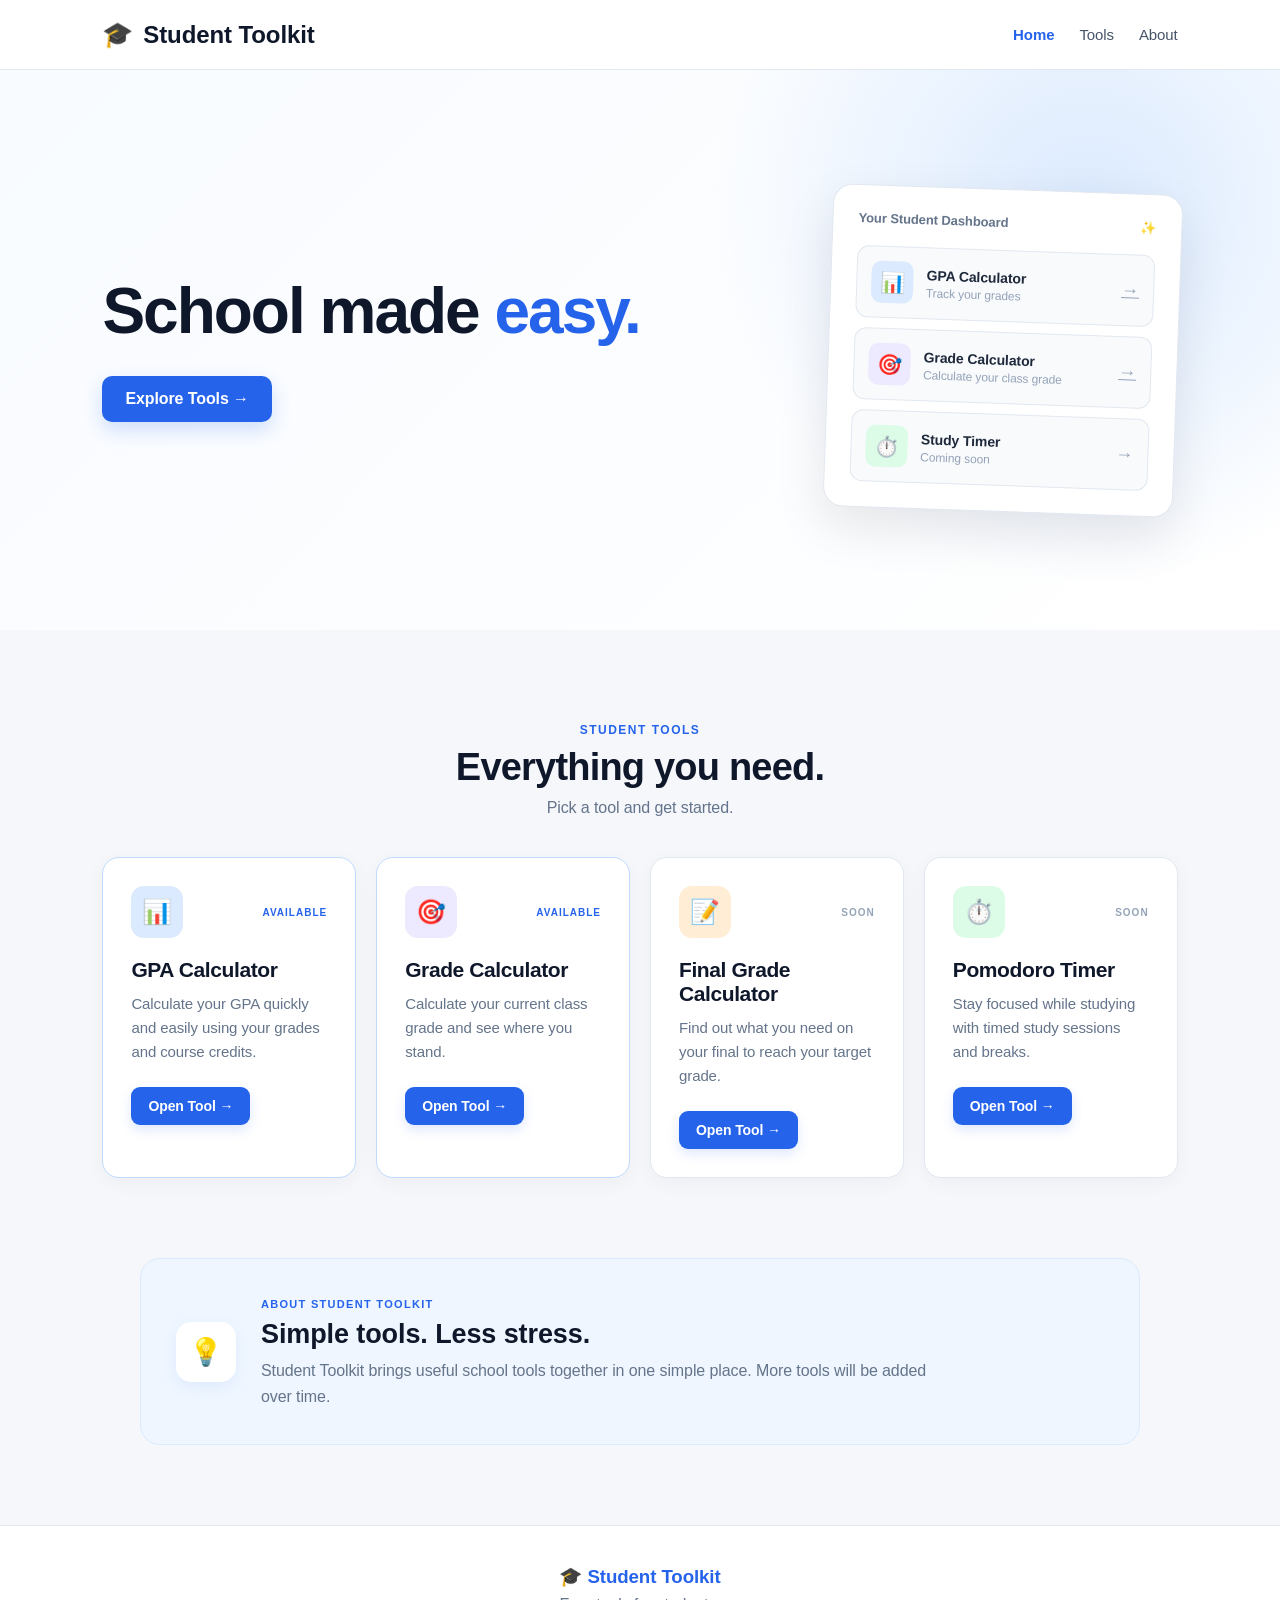
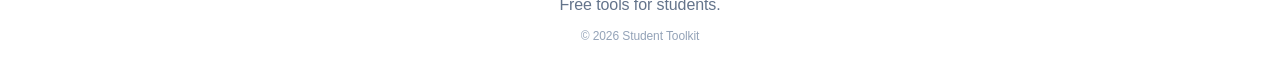
<file: index.html>
<!DOCTYPE html>
<html lang="en">

<head>
    <meta charset="UTF-8">
    <meta name="viewport" content="width=device-width, initial-scale=1.0">

    <title>Student Toolkit | Free GPA, Grade & Study Tools</title>

    <meta name="description" content="Free student tools including a GPA calculator, grade calculator, final grade calculator, and Pomodoro study timer.">
    <meta name="robots" content="index, follow">

    <link rel="canonical" href="https://kaidenhark2008.github.io/Student.toolkit/">

    <meta property="og:type" content="website">
    <meta property="og:title" content="Student Toolkit | Free Tools for Students">
    <meta property="og:description" content="Free calculators and study tools to help students manage grades, GPA, finals, and study time.">
    <meta property="og:url" content="https://kaidenhark2008.github.io/Student.toolkit/">
    <meta property="og:site_name" content="Student Toolkit">

    <meta name="twitter:card" content="summary">
    <meta name="twitter:title" content="Student Toolkit | Free Tools for Students">
    <meta name="twitter:description" content="Free calculators and study tools to help students manage grades, GPA, finals, and study time.">

    <!-- GOOGLE SEARCH CONSOLE VERIFICATION TAG GOES HERE LATER -->

    <link rel="stylesheet" href="style.css">
</head>

<body>

    <!-- NAVIGATION -->

    <header>

        <div class="logo">
            <span>🎓</span>
            <h1>Student Toolkit</h1>
        </div>

        <nav>
            <a href="index.html" class="active">Home</a>
            <a href="#tools">Tools</a>
            <a href="#about">About</a>
        </nav>

    </header>


    <main>

        <!-- HERO -->

        <section class="hero">

            <div class="hero-content">

                <h2>
                    School made <span>easy.</span>
                </h2>

                <a href="#tools" class="hero-button">
                    Explore Tools →
                </a>

            </div>


            <!-- HERO DASHBOARD -->

            <div class="hero-card">

                <div class="hero-card-top">
                    <span>Your Student Dashboard</span>
                    <span>✨</span>
                </div>


                <!-- GPA -->

                <div class="dashboard-item">

                    <div class="dashboard-icon blue">
                        📊
                    </div>

                    <div>
                        <strong>GPA Calculator</strong>
                        <p>Track your grades</p>
                    </div>

                    <a href="gpa.html" class="arrow">→</a>

                </div>


                <!-- GRADE CALCULATOR -->

                <div class="dashboard-item">

                    <div class="dashboard-icon purple">
                        🎯
                    </div>

                    <div>
                        <strong>Grade Calculator</strong>
                        <p>Calculate your class grade</p>
                    </div>

                    <a href="grade.html" class="arrow">→</a>

                </div>


                <!-- STUDY TIMER -->

                <div class="dashboard-item">

                    <div class="dashboard-icon green">
                        ⏱️
                    </div>

                    <div>
                        <strong>Study Timer</strong>
                        <p>Coming soon</p>
                    </div>

                    <span class="arrow">→</span>

                </div>

            </div>

        </section>



        <!-- TOOLS -->

        <section class="tools" id="tools">

            <div class="section-title">

                <span>STUDENT TOOLS</span>

                <h2>Everything you need.</h2>

                <p>
                    Pick a tool and get started.
                </p>

            </div>


            <div class="tool-container">


                <!-- GPA CALCULATOR -->

                <div class="tool-card available">

                    <div class="tool-top">

                        <div class="tool-icon blue">
                            📊
                        </div>

                        <span class="available-tag">
                            AVAILABLE
                        </span>

                    </div>

                    <h3>GPA Calculator</h3>

                    <p>
                        Calculate your GPA quickly and easily
                        using your grades and course credits.
                    </p>

                    <a href="gpa.html" class="tool-button">
                        Open Tool →
                    </a>

                </div>



                <!-- GRADE CALCULATOR -->

                <div class="tool-card available">

                    <div class="tool-top">

                        <div class="tool-icon purple">
                            🎯
                        </div>

                        <span class="available-tag">
                            AVAILABLE
                        </span>

                    </div>

                    <h3>Grade Calculator</h3>

                    <p>
                        Calculate your current class grade
                        and see where you stand.
                    </p>

                    <a href="grade.html" class="tool-button">
                        Open Tool →
                    </a>

                </div>



                <!-- FINAL GRADE CALCULATOR -->

                <div class="tool-card">

                    <div class="tool-top">

                        <div class="tool-icon orange">
                            📝
                        </div>

                        <span class="soon-tag">
                            SOON
                        </span>

                    </div>

                    <h3>Final Grade Calculator</h3>

                    <p>
                        Find out what you need on your final
                        to reach your target grade.
                    </p>

                    <a href="Final.HtMl" class="tool-button">
                        Open Tool →
                    </a>

                </div>



                <!-- POMODORO TIMER -->

                <div class="tool-card">

                    <div class="tool-top">

                        <div class="tool-icon green">
                            ⏱️
                        </div>

                        <span class="soon-tag">
                            SOON
                        </span>

                    </div>

                    <h3>Pomodoro Timer</h3>

                    <p>
                        Stay focused while studying with
                        timed study sessions and breaks.
                    </p>

                    <a href="timer.html" class="tool-button">
                        Open Tool →
                    </a>

                </div>


            </div>

        </section>



        <!-- ABOUT -->

        <section class="about" id="about">

            <div class="about-box">

                <div class="about-icon">
                    💡
                </div>

                <div>

                    <span>ABOUT STUDENT TOOLKIT</span>

                    <h2>
                        Simple tools. Less stress.
                    </h2>

                    <p>
                        Student Toolkit brings useful school
                        tools together in one simple place.
                        More tools will be added over time.
                    </p>

                </div>

            </div>

        </section>

    </main>



    <!-- FOOTER -->

    <footer>

        <h3>🎓 Student Toolkit</h3>

        <p>
            Free tools for students.
        </p>

        <span>
            © 2026 Student Toolkit
        </span>

    </footer>



    <script src="script.js"></script>

</body>

</html>
</file>
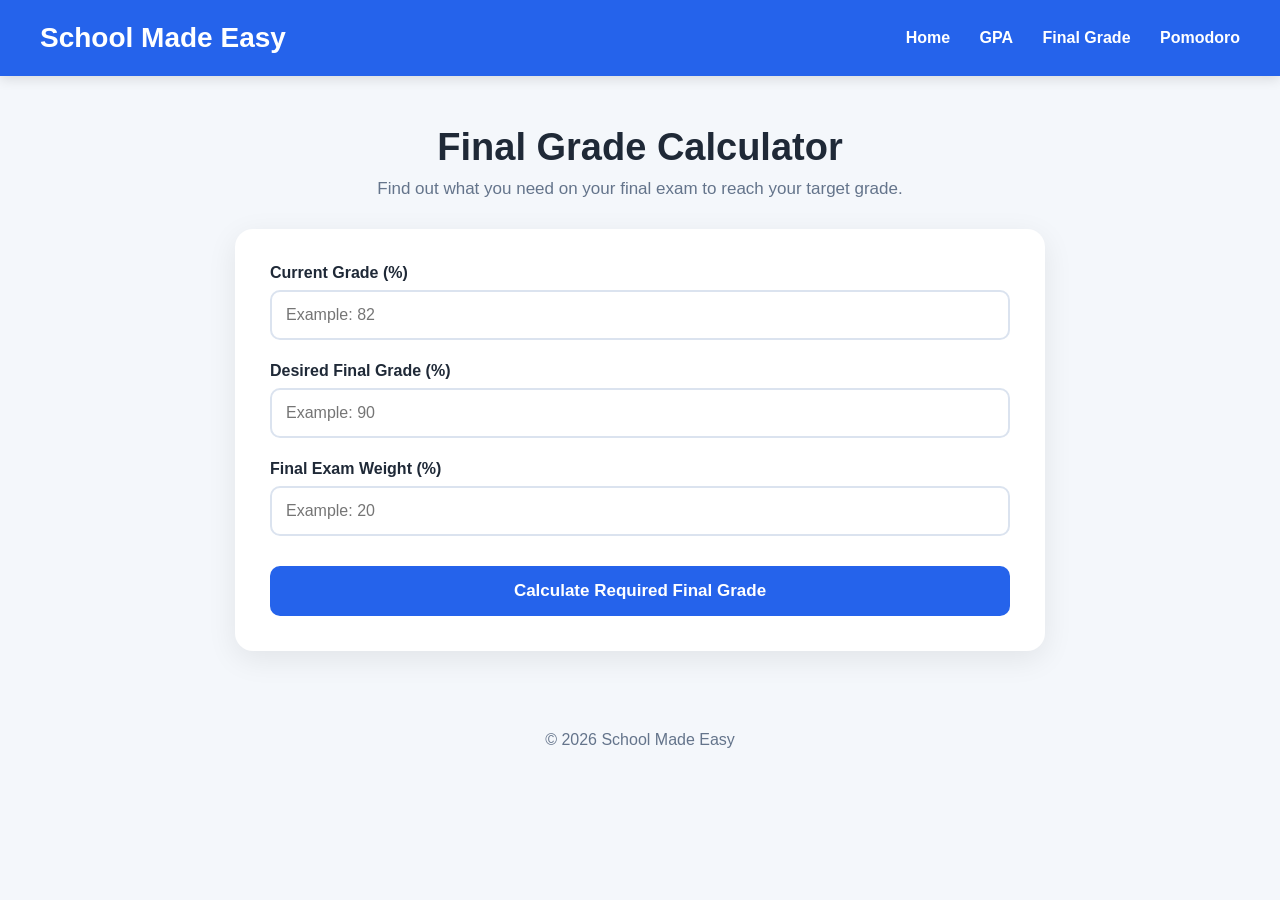
<file: final.html>
<!DOCTYPE html>
<html lang="en">
<head>
    <meta charset="UTF-8">
    <meta name="viewport" content="width=device-width, initial-scale=1.0">

    <title>Final Grade Calculator | Student Toolkit</title>

    <meta name="description" content="Find the score you need on your final exam to reach your target class grade with this free final grade calculator.">
    <meta name="robots" content="index, follow">

    <link rel="canonical" href="https://kaidenhark2008.github.io/Student.toolkit/final.html">

    <meta property="og:type" content="website">
    <meta property="og:title" content="Final Grade Calculator | Student Toolkit">
    <meta property="og:description" content="Calculate the score you need on your final exam to reach your target grade.">
    <meta property="og:url" content="https://kaidenhark2008.github.io/Student.toolkit/final.html">
    <meta property="og:site_name" content="Student Toolkit">

    <meta name="twitter:card" content="summary">
    <meta name="twitter:title" content="Final Grade Calculator | Student Toolkit">
    <meta name="twitter:description" content="Calculate the score you need on your final exam to reach your target grade.">

    <!-- After Google Search Console gives you a verification tag,
         paste the exact Google verification meta tag here. -->

    <style>
        * {
            box-sizing: border-box;
            margin: 0;
            padding: 0;
        }

        body {
            font-family: Arial, Helvetica, sans-serif;
            background: #f4f7fb;
            color: #1f2937;
            min-height: 100vh;
        }

        header {
            background: #2563eb;
            color: white;
            padding: 22px 40px;
            display: flex;
            justify-content: space-between;
            align-items: center;
            box-shadow: 0 3px 12px rgba(0,0,0,0.12);
        }

        .logo {
            font-size: 28px;
            font-weight: 700;
        }

        nav a {
            color: white;
            text-decoration: none;
            margin-left: 25px;
            font-weight: 600;
        }

        nav a:hover {
            text-decoration: underline;
        }

        .container {
            max-width: 850px;
            margin: 50px auto;
            padding: 0 20px;
        }

        .title {
            text-align: center;
            margin-bottom: 30px;
        }

        .title h1 {
            font-size: 38px;
            margin-bottom: 10px;
        }

        .title p {
            color: #64748b;
            font-size: 17px;
        }

        .calculator {
            background: white;
            padding: 35px;
            border-radius: 18px;
            box-shadow: 0 8px 30px rgba(0,0,0,0.08);
        }

        .input-group {
            margin-bottom: 22px;
        }

        label {
            display: block;
            font-weight: 700;
            margin-bottom: 8px;
        }

        input {
            width: 100%;
            padding: 14px;
            border: 2px solid #dbe3ef;
            border-radius: 10px;
            font-size: 16px;
            outline: none;
        }

        input:focus {
            border-color: #2563eb;
        }

        button {
            width: 100%;
            padding: 15px;
            border: none;
            border-radius: 10px;
            background: #2563eb;
            color: white;
            font-size: 17px;
            font-weight: 700;
            cursor: pointer;
            margin-top: 8px;
        }

        button:hover {
            background: #1d4ed8;
        }

        .result {
            margin-top: 28px;
            padding: 25px;
            border-radius: 14px;
            background: #eff6ff;
            border: 2px solid #bfdbfe;
            text-align: center;
            display: none;
        }

        .result h2 {
            color: #2563eb;
            margin-bottom: 10px;
        }

        .big-number {
            font-size: 42px;
            font-weight: 800;
            margin: 10px 0;
        }

        .message {
            color: #475569;
            font-size: 16px;
        }

        footer {
            text-align: center;
            padding: 30px;
            color: #64748b;
        }

        @media (max-width: 650px) {

            header {
                flex-direction: column;
                gap: 15px;
                padding: 20px;
            }

            nav a {
                margin: 0 8px;
            }

            .title h1 {
                font-size: 30px;
            }

            .calculator {
                padding: 25px;
            }
        }
    </style>

</head>

<body>

<header>

    <div class="logo">
        School Made Easy
    </div>

    <nav>
        <a href="index.html">Home</a>
        <a href="gpa.html">GPA</a>
        <a href="final-grade.html">Final Grade</a>
        <a href="pomodoro.html">Pomodoro</a>
    </nav>

</header>


<div class="container">

    <div class="title">

        <h1>
            Final Grade Calculator
        </h1>

        <p>
            Find out what you need on your final exam to reach your target grade.
        </p>

    </div>


    <div class="calculator">

        <div class="input-group">

            <label for="currentGrade">
                Current Grade (%)
            </label>

            <input
                type="number"
                id="currentGrade"
                placeholder="Example: 82"
                min="0"
                max="100"
            >

        </div>


        <div class="input-group">

            <label for="targetGrade">
                Desired Final Grade (%)
            </label>

            <input
                type="number"
                id="targetGrade"
                placeholder="Example: 90"
                min="0"
                max="100"
            >

        </div>


        <div class="input-group">

            <label for="finalWeight">
                Final Exam Weight (%)
            </label>

            <input
                type="number"
                id="finalWeight"
                placeholder="Example: 20"
                min="1"
                max="100"
            >

        </div>


        <button onclick="calculateFinalGrade()">
            Calculate Required Final Grade
        </button>


        <div class="result" id="result">

            <h2>
                You Need
            </h2>

            <div
                class="big-number"
                id="requiredGrade"
            >
                0%
            </div>

            <p
                class="message"
                id="message"
            ></p>

        </div>

    </div>

</div>


<footer>
    © 2026 School Made Easy
</footer>


<script>

    function calculateFinalGrade() {

        const currentGrade =
            Number(
                document.getElementById("currentGrade").value
            );

        const targetGrade =
            Number(
                document.getElementById("targetGrade").value
            );

        const finalWeight =
            Number(
                document.getElementById("finalWeight").value
            );

        const result =
            document.getElementById("result");

        const requiredGrade =
            document.getElementById("requiredGrade");

        const message =
            document.getElementById("message");


        if (
            currentGrade < 0 ||
            currentGrade > 100 ||
            targetGrade < 0 ||
            targetGrade > 100 ||
            finalWeight <= 0 ||
            finalWeight > 100
        ) {

            alert(
                "Please enter valid numbers between 0 and 100."
            );

            return;
        }


        const currentWeight =
            100 - finalWeight;


        const needed =
            (
                targetGrade -
                (
                    currentGrade *
                    currentWeight /
                    100
                )
            ) /
            (
                finalWeight /
                100
            );


        result.style.display =
            "block";


        if (needed <= 0) {

            requiredGrade.textContent =
                "0%";

            message.textContent =
                "You have already reached your target grade.";

        }


        else if (needed > 100) {

            requiredGrade.textContent =
                needed.toFixed(1) +
                "%";

            message.textContent =
                "Unfortunately, you would need more than 100% on the final to reach your target.";

        }


        else {

            requiredGrade.textContent =
                needed.toFixed(1) +
                "%";

            message.textContent =
                "That's the score you need on your final exam to reach your target grade.";

        }

    }

</script>


</body>
</html>
</file>
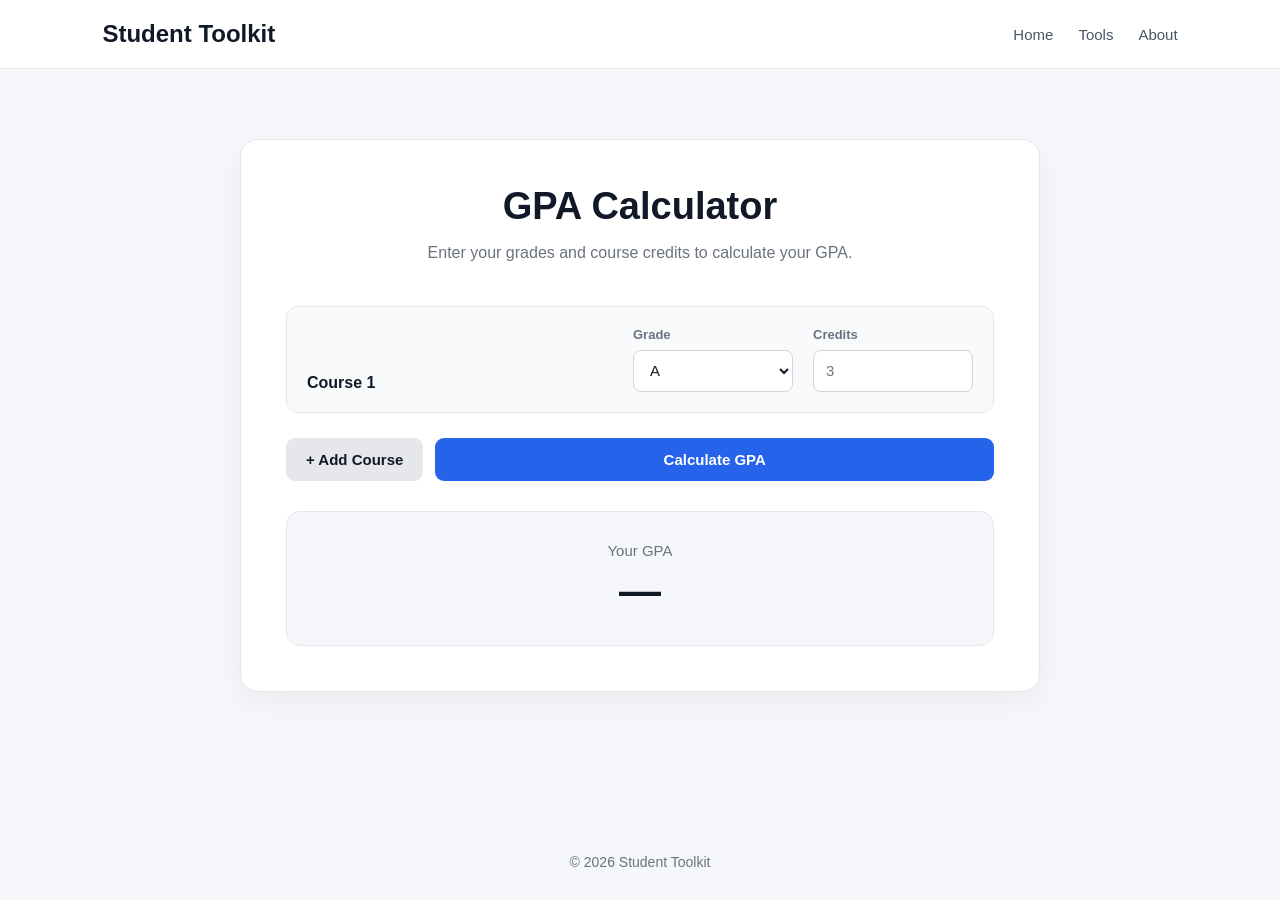
<file: gpa.html>
<!DOCTYPE html>
<html lang="en">

<head>
    <meta charset="UTF-8">
    <meta name="viewport" content="width=device-width, initial-scale=1.0">

    <title>GPA Calculator | Student Toolkit</title>

    <meta name="description" content="Calculate your GPA quickly using letter grades and course credits with the free Student Toolkit GPA Calculator.">
    <meta name="robots" content="index, follow">

    <link rel="canonical" href="https://kaidenhark2008.github.io/Student.toolkit/gpa.html">

    <meta property="og:type" content="website">
    <meta property="og:title" content="Free GPA Calculator | Student Toolkit">
    <meta property="og:description" content="Enter your grades and course credits to calculate your GPA quickly and easily.">
    <meta property="og:url" content="https://kaidenhark2008.github.io/Student.toolkit/gpa.html">
    <meta property="og:site_name" content="Student Toolkit">

    <meta name="twitter:card" content="summary">
    <meta name="twitter:title" content="Free GPA Calculator | Student Toolkit">
    <meta name="twitter:description" content="Enter your grades and course credits to calculate your GPA quickly and easily.">

    <link rel="stylesheet" href="gpa.css">
</head>

<body>

    <!-- Navigation -->
    <header class="navbar">

        <a href="index.html" class="logo">
            Student Toolkit
        </a>

        <nav>
            <a href="index.html">Home</a>
            <a href="#">Tools</a>
            <a href="#">About</a>
        </nav>

    </header>


    <!-- Main Content -->
    <main>

        <section class="calculator">

            <div class="calculator-header">

                <h1>GPA Calculator</h1>

                <p>
                    Enter your grades and course credits to calculate
                    your GPA.
                </p>

            </div>


            <!-- Courses -->
            <div id="courses">

                <div class="course">

                    <div class="course-name">
                        <label>Course 1</label>
                    </div>

                    <div class="grade-container">

                        <label>Grade</label>

                        <select class="grade">

                            <option value="4.0">A</option>
                            <option value="3.0">B</option>
                            <option value="2.0">C</option>
                            <option value="1.0">D</option>
                            <option value="0.0">F</option>

                        </select>

                    </div>


                    <div class="credits-container">

                        <label>Credits</label>

                        <input
                            type="number"
                            class="credits"
                            placeholder="3"
                            min="0"
                            step="0.5"
                        >

                    </div>

                </div>

            </div>


            <!-- Buttons -->
            <div class="button-container">

                <button
                    type="button"
                    id="addCourse"
                    class="secondary-button"
                >
                    + Add Course
                </button>


                <button
                    type="button"
                    id="calculateGPA"
                    class="primary-button"
                >
                    Calculate GPA
                </button>

            </div>


            <!-- Result -->
            <div id="result" class="result">

                <span class="result-label">
                    Your GPA
                </span>

                <span id="gpaValue">
                    —
                </span>

            </div>

        </section>

    </main>


    <!-- Footer -->
    <footer>

        <p>
            © 2026 Student Toolkit
        </p>

    </footer>


    <script src="gpa.js"></script>

</body>

</html>
</file>
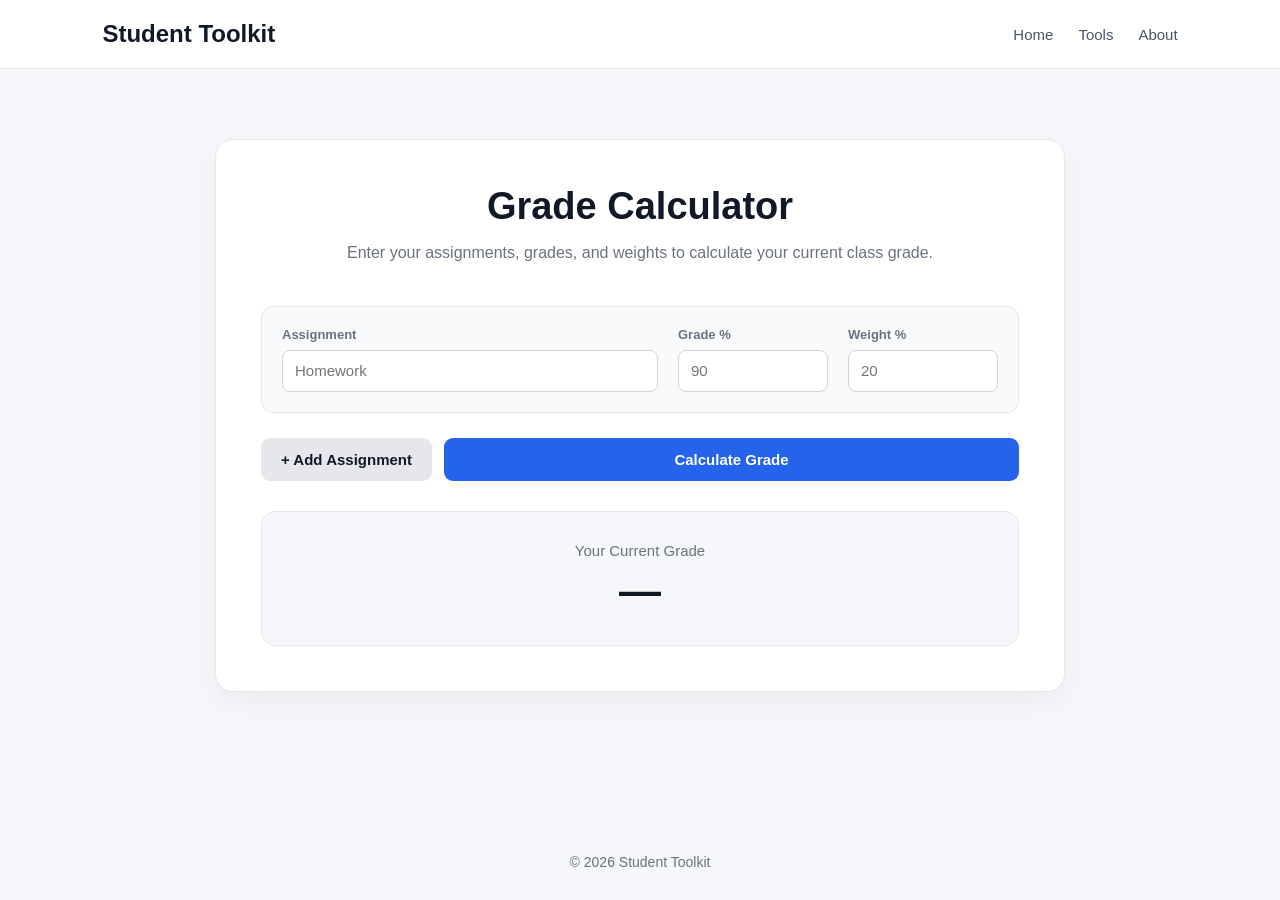
<file: grade.html>
<!DOCTYPE html>
<html lang="en">

<head>
    <meta charset="UTF-8">

    <meta
        name="viewport"
        content="width=device-width, initial-scale=1.0"
    >

    <title>Grade Calculator | Student Toolkit</title>

    <meta name="description" content="Calculate your current class grade using assignment grades and weights with the free Student Toolkit Grade Calculator.">
    <meta name="robots" content="index, follow">

    <link rel="canonical" href="https://kaidenhark2008.github.io/Student.toolkit/grade.html">

    <meta property="og:type" content="website">
    <meta property="og:title" content="Free Grade Calculator | Student Toolkit">
    <meta property="og:description" content="Enter assignment grades and weights to calculate your current class grade.">
    <meta property="og:url" content="https://kaidenhark2008.github.io/Student.toolkit/grade.html">
    <meta property="og:site_name" content="Student Toolkit">

    <meta name="twitter:card" content="summary">
    <meta name="twitter:title" content="Free Grade Calculator | Student Toolkit">
    <meta name="twitter:description" content="Enter assignment grades and weights to calculate your current class grade.">

    <link rel="stylesheet" href="grade.css">
</head>


<body>

    <!-- Navigation -->

    <header class="navbar">

        <a href="index.html" class="logo">
            Student Toolkit
        </a>


        <nav>

            <a href="index.html">
                Home
            </a>

            <a href="#">
                Tools
            </a>

            <a href="#">
                About
            </a>

        </nav>

    </header>



    <!-- Main -->

    <main>

        <section class="calculator">

            <div class="calculator-header">

                <h1>
                    Grade Calculator
                </h1>

                <p>
                    Enter your assignments, grades, and weights
                    to calculate your current class grade.
                </p>

            </div>



            <!-- Assignments -->

            <div id="assignments">

                <div class="assignment">

                    <div class="assignment-name">

                        <label>
                            Assignment
                        </label>

                        <input
                            type="text"
                            class="name"
                            placeholder="Homework"
                        >

                    </div>


                    <div>

                        <label>
                            Grade %
                        </label>

                        <input
                            type="number"
                            class="grade"
                            placeholder="90"
                            min="0"
                            max="100"
                            step="0.1"
                        >

                    </div>


                    <div>

                        <label>
                            Weight %
                        </label>

                        <input
                            type="number"
                            class="weight"
                            placeholder="20"
                            min="0"
                            max="100"
                            step="0.1"
                        >

                    </div>

                </div>

            </div>



            <!-- Buttons -->

            <div class="button-container">

                <button
                    type="button"
                    id="addAssignment"
                    class="secondary-button"
                >
                    + Add Assignment
                </button>


                <button
                    type="button"
                    id="calculateGrade"
                    class="primary-button"
                >
                    Calculate Grade
                </button>

            </div>



            <!-- Weight Warning -->

            <div id="weightMessage"></div>



            <!-- Result -->

            <div class="result">

                <span class="result-label">
                    Your Current Grade
                </span>


                <span id="gradeValue">
                    —
                </span>

            </div>

        </section>

    </main>



    <!-- Footer -->

    <footer>

        <p>
            © 2026 Student Toolkit
        </p>

    </footer>



    <script src="grade.js"></script>

</body>

</html>
</file>
<file: style.css>
* {
    box-sizing: border-box;
    margin: 0;
    padding: 0;
}


/* =========================================
   BODY
========================================= */

body {
    font-family: "Segoe UI", Inter, Arial, sans-serif;

    background: #f5f7fb;

    color: #1f2937;

    letter-spacing: -0.1px;
}


/* =========================================
   HEADER
========================================= */

header {
    background: white;

    padding: 20px 8%;

    display: flex;

    justify-content: space-between;

    align-items: center;

    border-bottom: 1px solid #e2e8f0;
}

.logo {
    display: flex;

    align-items: center;

    gap: 10px;
}

.logo span {
    font-size: 25px;
}

.logo h1 {
    font-size: 24px;

    font-weight: 700;

    color: #0f172a;
}

nav {
    display: flex;

    gap: 25px;
}

nav a {
    text-decoration: none;

    color: #475569;

    font-size: 15px;

    font-weight: 500;

    transition: 0.2s ease;
}

nav a:hover {
    color: #2563eb;
}

nav a.active {
    color: #2563eb;

    font-weight: 700;
}


/* =========================================
   HERO
========================================= */

.hero {
    min-height: 560px;

    padding: 85px 8%;

    display: flex;

    align-items: center;

    justify-content: space-between;

    gap: 70px;

    text-align: left;

    background:
        radial-gradient(
            circle at 85% 25%,
            #dbeafe,
            transparent 32%
        ),
        linear-gradient(
            135deg,
            #f8fbff,
            #ffffff
        );
}

.hero-content {
    max-width: 600px;
}

.hero h2 {
    font-size: 64px;

    font-weight: 750;

    letter-spacing: -2px;

    line-height: 1.05;

    margin-bottom: 30px;

    color: #0f172a;
}

.hero h2 span {
    color: #2563eb;
}


/* =========================================
   HERO BUTTON
========================================= */

.hero-button {
    display: inline-flex;

    align-items: center;

    gap: 8px;

    padding: 14px 23px;

    background: #2563eb;

    color: white;

    border-radius: 10px;

    text-decoration: none;

    font-size: 16px;

    font-weight: 650;

    box-shadow:
        0 8px 20px rgba(37, 99, 235, 0.2);

    transition: all 0.2s ease;
}

.hero-button:hover {
    background: #1d4ed8;

    transform: translateY(-3px);

    box-shadow:
        0 12px 25px rgba(37, 99, 235, 0.25);
}


/* =========================================
   HERO DASHBOARD CARD
========================================= */

.hero-card {
    width: 350px;

    flex-shrink: 0;

    padding: 25px;

    background: white;

    border: 1px solid #e2e8f0;

    border-radius: 20px;

    box-shadow:
        0 20px 50px rgba(15, 23, 42, 0.1);

    transform: rotate(2deg);

    transition: 0.3s ease;
}

.hero-card:hover {
    transform: rotate(0deg) translateY(-6px);
}

.hero-card-top {
    display: flex;

    justify-content: space-between;

    margin-bottom: 20px;

    color: #64748b;

    font-size: 13px;

    font-weight: 700;
}


/* =========================================
   DASHBOARD ITEMS
========================================= */

.dashboard-item {
    display: flex;

    align-items: center;

    gap: 13px;

    padding: 14px;

    margin-top: 10px;

    background: #f8fafc;

    border: 1px solid #e2e8f0;

    border-radius: 12px;
}

.dashboard-icon {
    width: 42px;
    height: 42px;

    display: flex;

    align-items: center;

    justify-content: center;

    flex-shrink: 0;

    border-radius: 10px;

    font-size: 20px;
}

.dashboard-icon.blue {
    background: #dbeafe;
}

.dashboard-icon.purple {
    background: #ede9fe;
}

.dashboard-icon.green {
    background: #dcfce7;
}

.dashboard-item strong {
    display: block;

    font-size: 14px;

    color: #1e293b;
}

.dashboard-item p {
    margin: 3px 0 0;

    font-size: 12px;

    color: #94a3b8;
}

.check {
    margin-left: auto;

    width: 25px;
    height: 25px;

    display: flex;

    align-items: center;

    justify-content: center;

    border-radius: 50%;

    background: #dcfce7;

    color: #16a34a;

    font-weight: bold;
}

.arrow {
    margin-left: auto;

    color: #94a3b8;

    font-size: 18px;
}


/* =========================================
   TOOLS SECTION
========================================= */

.tools {
    padding: 90px 8% 80px;
}

.section-title {
    max-width: 600px;

    margin: 0 auto 40px;

    text-align: center;
}

.section-title > span {
    color: #2563eb;

    font-size: 12px;

    font-weight: 800;

    letter-spacing: 1.5px;
}

.section-title h2 {
    margin: 8px 0 10px;

    font-size: 38px;

    font-weight: 700;

    letter-spacing: -0.8px;

    color: #0f172a;
}

.section-title p {
    color: #64748b;

    font-size: 16px;
}


/* =========================================
   TOOL CONTAINER
========================================= */

.tool-container {
    display: grid;

    grid-template-columns: repeat(4, 1fr);

    gap: 20px;

    max-width: 1250px;

    margin: 0 auto;
}


/* =========================================
   TOOL CARDS
========================================= */

.tool-card {
    position: relative;

    min-height: 310px;

    padding: 28px;

    background: white;

    border: 1px solid #e2e8f0;

    border-radius: 17px;

    box-shadow:
        0 5px 20px rgba(15, 23, 42, 0.04);

    transition:
        transform 0.25s ease,
        box-shadow 0.25s ease,
        border-color 0.25s ease;
}

.tool-card:hover {
    transform: translateY(-6px);

    border-color: #bfdbfe;

    box-shadow:
        0 15px 35px rgba(15, 23, 42, 0.09);
}

.tool-card.available {
    border-color: #bfdbfe;
}


/* =========================================
   TOOL TOP
========================================= */

.tool-top {
    display: flex;

    justify-content: space-between;

    align-items: center;

    margin-bottom: 20px;
}

.tool-icon {
    width: 52px;
    height: 52px;

    display: flex;

    align-items: center;

    justify-content: center;

    border-radius: 13px;

    font-size: 24px;
}

.tool-icon.blue {
    background: #dbeafe;
}

.tool-icon.purple {
    background: #ede9fe;
}

.tool-icon.orange {
    background: #ffedd5;
}

.tool-icon.green {
    background: #dcfce7;
}


/* =========================================
   TOOL TAGS
========================================= */

.available-tag,
.soon-tag {
    font-size: 10px;

    font-weight: 800;

    letter-spacing: 1px;
}

.available-tag {
    color: #2563eb;
}

.soon-tag {
    color: #94a3b8;
}


/* =========================================
   TOOL TEXT
========================================= */

.tool-card h3 {
    margin-bottom: 10px;

    font-size: 21px;

    font-weight: 700;

    letter-spacing: -0.4px;

    color: #0f172a;
}

.tool-card p {
    min-height: 75px;

    margin-bottom: 20px;

    color: #64748b;

    font-size: 15px;

    line-height: 1.6;
}


/* =========================================
   GPA OPEN TOOL BUTTON
========================================= */

.tool-button {
    display: inline-flex;

    align-items: center;

    justify-content: center;

    padding: 11px 17px;

    background: #2563eb;

    color: white !important;

    border-radius: 9px;

    text-decoration: none;

    font-size: 14px;

    font-weight: 650;

    transition: all 0.2s ease;

    box-shadow:
        0 5px 12px rgba(37, 99, 235, 0.15);
}

.tool-button:hover {
    background: #1d4ed8;

    transform: translateY(-2px);

    text-decoration: none !important;

    box-shadow:
        0 8px 18px rgba(37, 99, 235, 0.22);
}


/* =========================================
   DISABLED BUTTONS
========================================= */

.disabled-button {
    padding: 10px 15px;

    background: #f1f5f9;

    color: #94a3b8;

    border: none;

    border-radius: 8px;

    cursor: not-allowed;

    font-size: 14px;
}


/* =========================================
   ABOUT
========================================= */

.about {
    padding: 0 8% 80px;
}

.about-box {
    max-width: 1000px;

    margin: 0 auto;

    display: flex;

    align-items: center;

    gap: 25px;

    padding: 35px;

    background: #eff6ff;

    border: 1px solid #dbeafe;

    border-radius: 20px;
}

.about-icon {
    width: 60px;
    height: 60px;

    display: flex;

    align-items: center;

    justify-content: center;

    flex-shrink: 0;

    background: white;

    border-radius: 15px;

    font-size: 27px;

    box-shadow:
        0 5px 15px rgba(37, 99, 235, 0.08);
}

.about-box > div:last-child > span {
    color: #2563eb;

    font-size: 11px;

    font-weight: 800;

    letter-spacing: 1.3px;
}

.about-box h2 {
    margin: 7px 0 8px;

    font-size: 27px;

    color: #0f172a;
}

.about-box p {
    max-width: 700px;

    color: #64748b;

    line-height: 1.6;
}


/* =========================================
   FOOTER
========================================= */

footer {
    margin-top: 0;

    padding: 40px 20px;

    background: white;

    border-top: 1px solid #e2e8f0;

    text-align: center;
}

footer h3 {
    margin-bottom: 8px;

    color: #2563eb;
}

footer p {
    margin-bottom: 12px;

    color: #64748b;
}

footer span {
    font-size: 12px;

    color: #94a3b8;
}


/* =========================================
   MOBILE
========================================= */

@media (max-width: 1000px) {

    .tool-container {
        grid-template-columns: repeat(2, 1fr);
    }

    .hero {
        padding-left: 6%;
        padding-right: 6%;
    }

}


@media (max-width: 800px) {

    .hero {
        flex-direction: column;

        padding: 70px 6%;

        text-align: center;
    }

    .hero h2 {
        font-size: 52px;
    }

    .hero-card {
        width: 330px;
    }

}


@media (max-width: 600px) {

    header {
        flex-direction: column;

        gap: 15px;

        padding: 18px 5%;
    }

    nav {
        gap: 18px;

        flex-wrap: wrap;

        justify-content: center;
    }

    .hero {
        padding: 55px 20px;
    }

    .hero h2 {
        font-size: 42px;

        letter-spacing: -1.5px;
    }

    .hero-card {
        width: 100%;

        max-width: 340px;
    }

    .tools {
        padding: 70px 20px;
    }

    .section-title h2 {
        font-size: 30px;
    }

    .tool-container {
        grid-template-columns: 1fr;
    }

    .about {
        padding: 0 20px 60px;
    }

    .about-box {
        flex-direction: column;

        text-align: center;

        padding: 28px 22px;
    }

}


.gpa-hero {
    padding: 70px 20px 65px;

    text-align: center;

    background:
        radial-gradient(
            circle at 50% 0%,
            #dbeafe,
            transparent 45%
        ),
        #f8fbff;
}

.gpa-hero-content {
    max-width: 650px;

    margin: 0 auto;
}

.gpa-badge {
    display: inline-block;

    padding: 8px 14px;

    margin-bottom: 18px;

    border-radius: 30px;

    background: #dbeafe;

    color: #2563eb;

    font-size: 13px;

    font-weight: 700;
}

.gpa-hero h2 {
    margin-bottom: 15px;

    font-size: 52px;

    line-height: 1.1;

    letter-spacing: -1.5px;

    color: #0f172a;
}

.gpa-hero h2 span {
    color: #2563eb;
}

.gpa-hero p {
    max-width: 550px;

    margin: 0 auto;

    color: #64748b;

    font-size: 17px;

    line-height: 1.6;
}


/* =========================================
   GPA SECTION
========================================= */

.gpa-section {
    max-width: 850px;

    margin: 0 auto;

    padding: 65px 20px 90px;
}


/* =========================================
   CALCULATOR
========================================= */

.calculator {
    padding: 35px;

    background: white;

    border: 1px solid #e2e8f0;

    border-radius: 20px;

    box-shadow:
        0 10px 35px rgba(15, 23, 42, 0.06);
}


/* CALCULATOR HEADING */

.calculator-heading {
    display: flex;

    align-items: center;

    gap: 15px;

    margin-bottom: 30px;
}

.calculator-icon {
    width: 52px;
    height: 52px;

    display: flex;

    align-items: center;

    justify-content: center;

    flex-shrink: 0;

    border-radius: 13px;

    background: #dbeafe;

    font-size: 24px;
}

.calculator-heading h2 {
    margin-bottom: 4px;

    font-size: 25px;

    color: #0f172a;
}

.calculator-heading p {
    color: #94a3b8;

    font-size: 14px;
}


/* =========================================
   COURSE ROW
========================================= */

.gpa-section .course {
    display: grid;

    grid-template-columns: 1fr 130px 140px;

    align-items: center;

    gap: 15px;

    margin-bottom: 12px;

    padding: 12px;

    background: #f8fafc;

    border: 1px solid #e2e8f0;

    border-radius: 12px;

    transition: 0.2s ease;
}

.gpa-section .course:hover {
    border-color: #bfdbfe;

    background: #f8fbff;
}


/* COURSE NAME */

.course-name {
    display: flex;

    align-items: center;

    gap: 12px;
}

.course-name span {
    width: 34px;
    height: 34px;

    display: flex;

    align-items: center;

    justify-content: center;

    border-radius: 9px;

    background: #e0edff;

    color: #2563eb;

    font-size: 12px;

    font-weight: 800;
}

.course-name label {
    font-size: 15px;

    font-weight: 650;

    color: #334155;
}


/* INPUTS */

.gpa-section .course select,
.gpa-section .course input {
    width: 100%;

    padding: 11px 12px;

    border: 1px solid #cbd5e1;

    border-radius: 8px;

    background: white;

    color: #334155;

    font-family: inherit;

    font-size: 14px;

    outline: none;

    transition: 0.2s ease;
}

.gpa-section .course select:focus,
.gpa-section .course input:focus {
    border-color: #2563eb;

    box-shadow:
        0 0 0 3px rgba(37, 99, 235, 0.1);
}


/* =========================================
   CALCULATE BUTTON
========================================= */

.calculate-button {
    width: 100%;

    margin-top: 20px;

    padding: 14px 20px;

    border: none;

    border-radius: 10px;

    background: #2563eb;

    color: white;

    font-family: inherit;

    font-size: 16px;

    font-weight: 700;

    cursor: pointer;

    box-shadow:
        0 7px 15px rgba(37, 99, 235, 0.18);

    transition: 0.2s ease;
}

.calculate-button:hover {
    background: #1d4ed8;

    transform: translateY(-2px);

    box-shadow:
        0 10px 20px rgba(37, 99, 235, 0.23);
}

.calculate-button:active {
    transform: translateY(0);
}


/* =========================================
   GPA RESULT
========================================= */

.gpa-result {
    display: flex;

    align-items: center;

    gap: 15px;

    margin-top: 20px;

    padding: 18px;

    background: #f8fafc;

    border: 1px solid #e2e8f0;

    border-radius: 12px;
}

.result-icon {
    width: 45px;
    height: 45px;

    display: flex;

    align-items: center;

    justify-content: center;

    border-radius: 11px;

    background: #dbeafe;

    font-size: 21px;
}

.gpa-result small {
    display: block;

    margin-bottom: 3px;

    color: #94a3b8;

    font-size: 12px;

    font-weight: 600;
}

.gpa-result strong {
    display: block;

    color: #334155;

    font-size: 17px;
}


/* =========================================
   INFO CARD
========================================= */

.gpa-info {
    display: flex;

    align-items: flex-start;

    gap: 15px;

    margin-top: 20px;

    padding: 25px;

    background: #eff6ff;

    border: 1px solid #dbeafe;

    border-radius: 15px;
}

.info-icon {
    width: 42px;
    height: 42px;

    display: flex;

    align-items: center;

    justify-content: center;

    flex-shrink: 0;

    background: white;

    border-radius: 10px;

    font-size: 20px;
}

.gpa-info h3 {
    margin-bottom: 7px;

    color: #0f172a;

    font-size: 17px;
}

.gpa-info p {
    color: #64748b;

    font-size: 14px;

    line-height: 1.6;
}


/* =========================================
   GPA MOBILE
========================================= */

@media (max-width: 650px) {

    .gpa-hero {
        padding: 55px 20px;
    }

    .gpa-hero h2 {
        font-size: 40px;
    }

    .gpa-section {
        padding: 45px 15px 70px;
    }

    .calculator {
        padding: 22px;
    }

    .gpa-section .course {
        grid-template-columns: 1fr 90px;

        gap: 10px;
    }

    .course-name {
        grid-column: 1 / -1;
    }

    .gpa-info {
        flex-direction: column;
    }

}
</file>
<file: gpa.css>
/* =========================================
   GENERAL
========================================= */

* {
    box-sizing: border-box;
    margin: 0;
    padding: 0;
}


body {
    font-family: Arial, Helvetica, sans-serif;

    background: #f5f7fb;

    color: #1f2937;

    min-height: 100vh;

    display: flex;
    flex-direction: column;
}



/* =========================================
   NAVIGATION
========================================= */

.navbar {
    width: 100%;

    background: white;

    padding: 20px 8%;

    display: flex;

    justify-content: space-between;

    align-items: center;

    border-bottom: 1px solid #e5e7eb;
}


.logo {
    text-decoration: none;

    color: #111827;

    font-size: 24px;

    font-weight: 700;
}


.navbar nav {
    display: flex;

    gap: 25px;
}


.navbar nav a {
    text-decoration: none;

    color: #4b5563;

    font-size: 15px;

    transition: 0.2s;
}


.navbar nav a:hover {
    color: #111827;
}



/* =========================================
   MAIN
========================================= */

main {
    flex: 1;

    width: 100%;

    padding: 70px 20px;
}



/* =========================================
   CALCULATOR
========================================= */

.calculator {
    width: 100%;

    max-width: 800px;

    margin: 0 auto;

    background: white;

    padding: 45px;

    border-radius: 18px;

    border: 1px solid #e5e7eb;

    box-shadow: 0 10px 30px rgba(0, 0, 0, 0.05);
}



/* =========================================
   HEADER
========================================= */

.calculator-header {
    text-align: center;

    margin-bottom: 40px;
}


.calculator-header h1 {
    font-size: 38px;

    margin-bottom: 12px;

    color: #111827;
}


.calculator-header p {
    color: #6b7280;

    font-size: 16px;

    line-height: 1.6;
}



/* =========================================
   COURSE
========================================= */

.course {
    display: grid;

    grid-template-columns: 1fr 160px 160px;

    gap: 20px;

    align-items: end;

    padding: 20px;

    margin-bottom: 15px;

    background: #f9fafb;

    border: 1px solid #e5e7eb;

    border-radius: 12px;
}


.course label {
    display: block;

    font-size: 13px;

    font-weight: 600;

    color: #6b7280;

    margin-bottom: 8px;
}


.course-name {
    font-size: 16px;

    font-weight: 600;

    color: #111827;
}


.course-name label {
    color: #111827;

    font-size: 16px;

    margin-bottom: 0;
}


.grade-container select,
.credits-container input {
    width: 100%;

    height: 42px;

    padding: 0 12px;

    border: 1px solid #d1d5db;

    border-radius: 8px;

    background: white;

    font-size: 15px;

    color: #111827;

    outline: none;
}


.grade-container select:focus,
.credits-container input:focus {
    border-color: #6b7280;
}



/* =========================================
   BUTTONS
========================================= */

.button-container {
    display: flex;

    gap: 12px;

    margin-top: 25px;
}


button {
    font-family: inherit;

    font-size: 15px;

    font-weight: 600;

    cursor: pointer;

    border: none;

    border-radius: 9px;

    padding: 13px 20px;

    transition:
        transform 0.15s,
        opacity 0.15s;
}


button:hover {
    opacity: 0.9;

    transform: translateY(-1px);
}


button:active {
    transform: translateY(0);
}


.secondary-button {
    background: #e5e7eb;

    color: #111827;
}


.primary-button {
    background: #2563eb;

    color: white;

    flex: 1;
}



/* =========================================
   RESULT
========================================= */

.result {
    margin-top: 30px;

    padding: 30px;

    border-radius: 14px;

    background: #f5f7fb;

    border: 1px solid #e5e7eb;

    text-align: center;
}


.result-label {
    display: block;

    color: #6b7280;

    font-size: 15px;

    margin-bottom: 8px;
}


#gpaValue {
    display: block;

    font-size: 42px;

    font-weight: 700;

    color: #111827;
}



/* =========================================
   FOOTER
========================================= */

footer {
    text-align: center;

    padding: 30px 20px;

    color: #6b7280;

    font-size: 14px;
}



/* =========================================
   MOBILE
========================================= */

@media (max-width: 700px) {

    .navbar {
        padding: 18px 5%;
    }


    .logo {
        font-size: 20px;
    }


    .navbar nav {
        gap: 12px;
    }


    .navbar nav a {
        font-size: 13px;
    }


    main {
        padding: 35px 15px;
    }


    .calculator {
        padding: 25px 20px;
    }


    .calculator-header h1 {
        font-size: 30px;
    }


    .course {
        grid-template-columns: 1fr;

        gap: 15px;
    }


    .button-container {
        flex-direction: column;
    }


    .secondary-button,
    .primary-button {
        width: 100%;
    }

}
</file>
<file: grade.css>
/* =========================================
   GENERAL
========================================= */

* {
    box-sizing: border-box;

    margin: 0;

    padding: 0;
}


body {

    font-family:
        Arial,
        Helvetica,
        sans-serif;

    background: #f5f7fb;

    color: #1f2937;

    min-height: 100vh;

    display: flex;

    flex-direction: column;
}



/* =========================================
   NAVIGATION
========================================= */

.navbar {

    width: 100%;

    background: white;

    padding: 20px 8%;

    display: flex;

    justify-content: space-between;

    align-items: center;

    border-bottom:
        1px solid #e5e7eb;
}


.logo {

    text-decoration: none;

    color: #111827;

    font-size: 24px;

    font-weight: 700;
}


.navbar nav {

    display: flex;

    gap: 25px;
}


.navbar nav a {

    text-decoration: none;

    color: #4b5563;

    font-size: 15px;
}


.navbar nav a:hover {

    color: #111827;
}



/* =========================================
   MAIN
========================================= */

main {

    flex: 1;

    width: 100%;

    padding: 70px 20px;
}



/* =========================================
   CALCULATOR
========================================= */

.calculator {

    width: 100%;

    max-width: 850px;

    margin: 0 auto;

    background: white;

    padding: 45px;

    border-radius: 18px;

    border:
        1px solid #e5e7eb;

    box-shadow:
        0 10px 30px
        rgba(0, 0, 0, 0.05);
}



/* =========================================
   HEADER
========================================= */

.calculator-header {

    text-align: center;

    margin-bottom: 40px;
}


.calculator-header h1 {

    font-size: 38px;

    margin-bottom: 12px;

    color: #111827;
}


.calculator-header p {

    color: #6b7280;

    font-size: 16px;

    line-height: 1.6;
}



/* =========================================
   ASSIGNMENT
========================================= */

.assignment {

    display: grid;

    grid-template-columns:
        1fr
        150px
        150px;

    gap: 20px;

    align-items: end;

    padding: 20px;

    margin-bottom: 15px;

    background: #f9fafb;

    border:
        1px solid #e5e7eb;

    border-radius: 12px;
}


.assignment label {

    display: block;

    font-size: 13px;

    font-weight: 600;

    color: #6b7280;

    margin-bottom: 8px;
}


.assignment input {

    width: 100%;

    height: 42px;

    padding:
        0 12px;

    border:
        1px solid #d1d5db;

    border-radius: 8px;

    background: white;

    font-size: 15px;

    color: #111827;

    outline: none;
}


.assignment input:focus {

    border-color: #6b7280;
}



/* =========================================
   BUTTONS
========================================= */

.button-container {

    display: flex;

    gap: 12px;

    margin-top: 25px;
}


button {

    font-family: inherit;

    font-size: 15px;

    font-weight: 600;

    cursor: pointer;

    border: none;

    border-radius: 9px;

    padding:
        13px 20px;

    transition:
        transform 0.15s,
        opacity 0.15s;
}


button:hover {

    opacity: 0.9;

    transform:
        translateY(-1px);
}


.secondary-button {

    background: #e5e7eb;

    color: #111827;
}


.primary-button {

    background: #2563eb;

    color: white;

    flex: 1;
}



/* =========================================
   WEIGHT MESSAGE
========================================= */

#weightMessage {

    margin-top: 20px;

    text-align: center;

    font-size: 14px;

    color: #6b7280;
}



/* =========================================
   RESULT
========================================= */

.result {

    margin-top: 30px;

    padding: 30px;

    border-radius: 14px;

    background: #f5f7fb;

    border:
        1px solid #e5e7eb;

    text-align: center;
}


.result-label {

    display: block;

    color: #6b7280;

    font-size: 15px;

    margin-bottom: 8px;
}


#gradeValue {

    display: block;

    font-size: 42px;

    font-weight: 700;

    color: #111827;
}



/* =========================================
   FOOTER
========================================= */

footer {

    text-align: center;

    padding: 30px 20px;

    color: #6b7280;

    font-size: 14px;
}



/* =========================================
   MOBILE
========================================= */

@media (max-width: 700px) {

    .navbar {

        padding:
            18px 5%;
    }


    .logo {

        font-size: 20px;
    }


    .navbar nav {

        gap: 12px;
    }


    .navbar nav a {

        font-size: 13px;
    }


    main {

        padding:
            35px 15px;
    }


    .calculator {

        padding:
            25px 20px;
    }


    .calculator-header h1 {

        font-size: 30px;
    }


    .assignment {

        grid-template-columns: 1fr;

        gap: 15px;
    }


    .button-container {

        flex-direction: column;
    }


    .secondary-button,
    .primary-button {

        width: 100%;
    }

}
</file>
